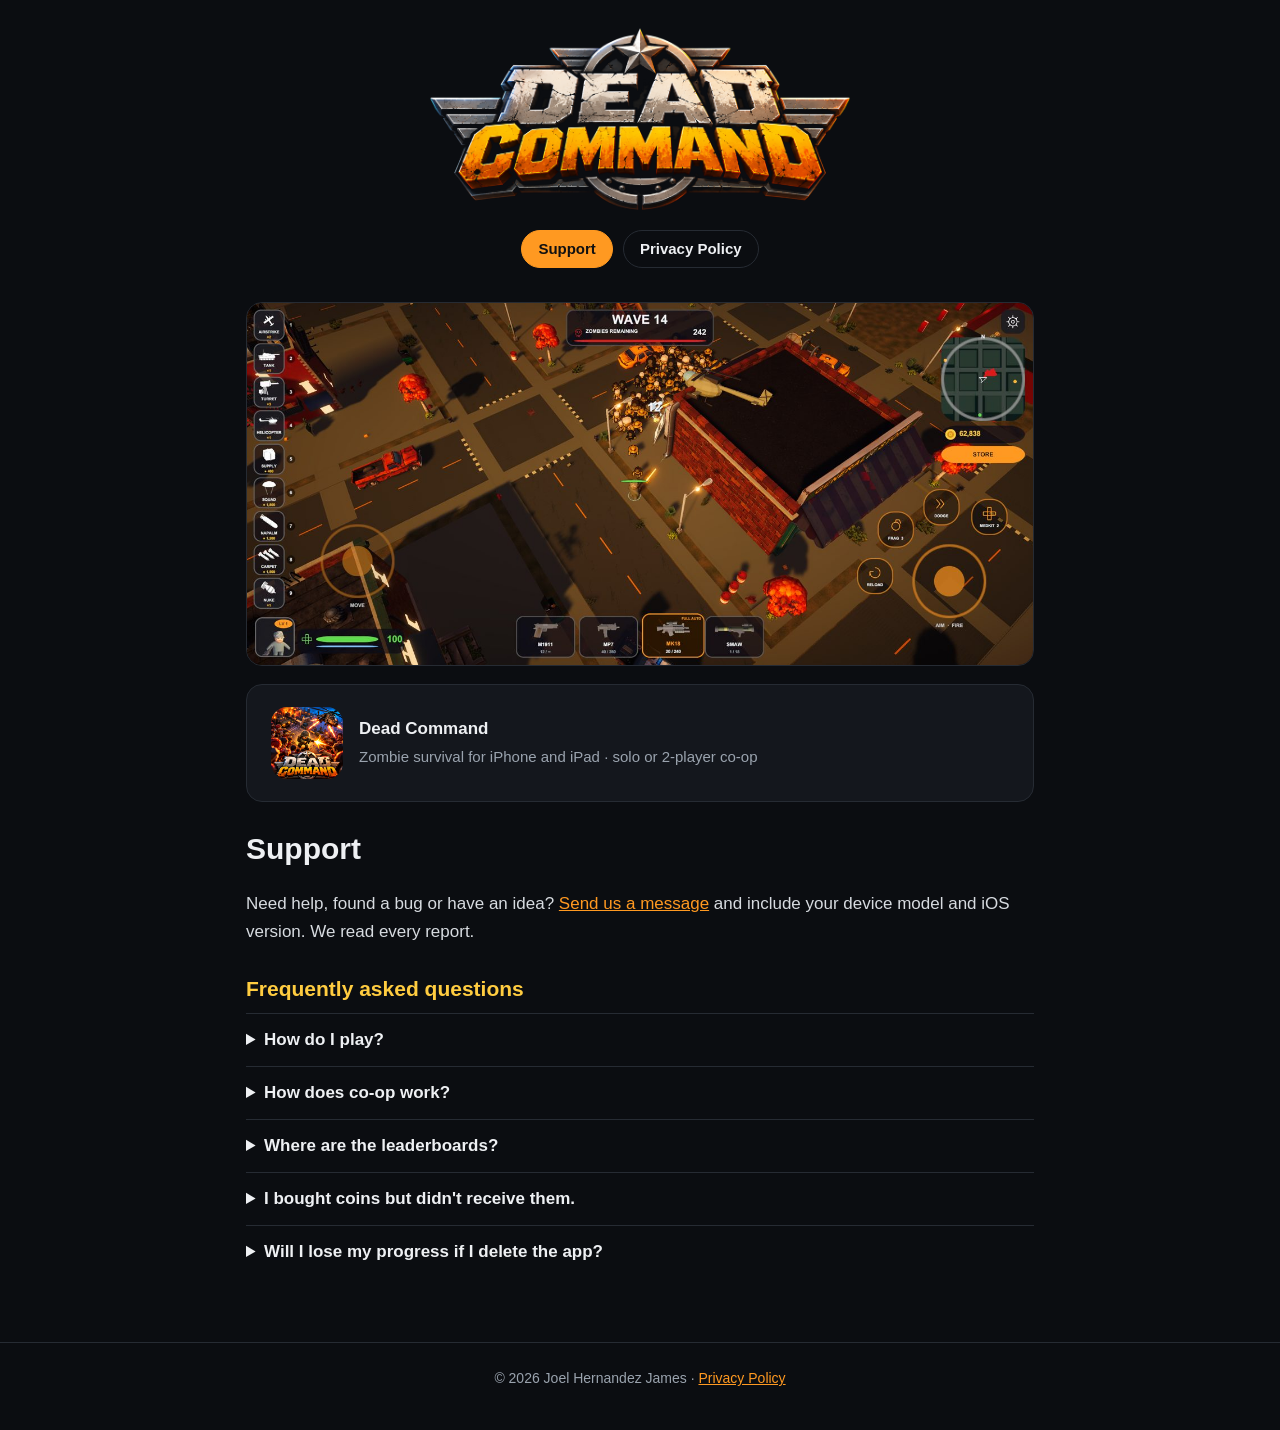
<file: index.html>
<!doctype html>
<html lang="en">
<head>
<meta charset="utf-8">
<meta name="viewport" content="width=device-width, initial-scale=1">
<title>Dead Command · Support</title>
<meta name="description" content="Dead Command: wave-based zombie survival with airstrikes, tanks, gunships and mini nukes. Help and support.">
<link rel="icon" href="assets/icon.png">
<link rel="stylesheet" href="style.css">
</head>
<body>
<header>
  <img class="logo" src="assets/logo.png" alt="Dead Command">
  <nav><a class="on" href="./">Support</a><a href="privacy.html">Privacy Policy</a></nav>
</header>
<main>
  <img class="hero" src="assets/hero.jpg" alt="A gunship circles over a horde of zombies while the player fights below">
  <div class="card app">
    <img src="assets/icon.png" alt="Dead Command app icon">
    <div><strong>Dead Command</strong><br><span class="muted">Zombie survival for iPhone and iPad · solo or 2-player co-op</span></div>
  </div>

  <h1>Support</h1>
  <p>Need help, found a bug or have an idea? <a href="https://github.com/JoelHJames1/deadcommand/issues/new">Send us a message</a> and include your device model and iOS version. We read every report.</p>

  <h2>Frequently asked questions</h2>
  <details><summary>How do I play?</summary><p>The left stick moves your soldier. Push the right stick toward the infected to aim and fire; the sights snap onto the closest target. Tap a weapon card to switch weapons. Backup calls (airstrike, tank, helicopter and more) sit down the left side of the screen.</p></details>
  <details><summary>How does co-op work?</summary><p>Tap CO-OP on the main menu. Host a squad and share the 6-letter code with a friend, enter a friend's code and tap JOIN, or use QUICK MATCH to team up with anyone online. Kills pay both players, and squad scores go on their own world ranking.</p></details>
  <details><summary>Where are the leaderboards?</summary><p>Tap WORLD RANKINGS on the main menu. You need to be signed in to Game Center (Settings › Game Center) for your scores to appear.</p></details>
  <details><summary>I bought coins but didn't receive them.</summary><p>Purchases are processed by Apple. Make sure you are online and restart the game. If the coins still don't appear, contact us with the date of the purchase; for refunds use <a href="https://reportaproblem.apple.com">reportaproblem.apple.com</a>.</p></details>
  <details><summary>Will I lose my progress if I delete the app?</summary><p>Yes. Coins, unlocks and outfits are stored on your device, so deleting the app removes them.</p></details>
</main>
<footer>© 2026 Joel Hernandez James · <a href="privacy.html">Privacy Policy</a></footer>
</body>
</html>
</file>
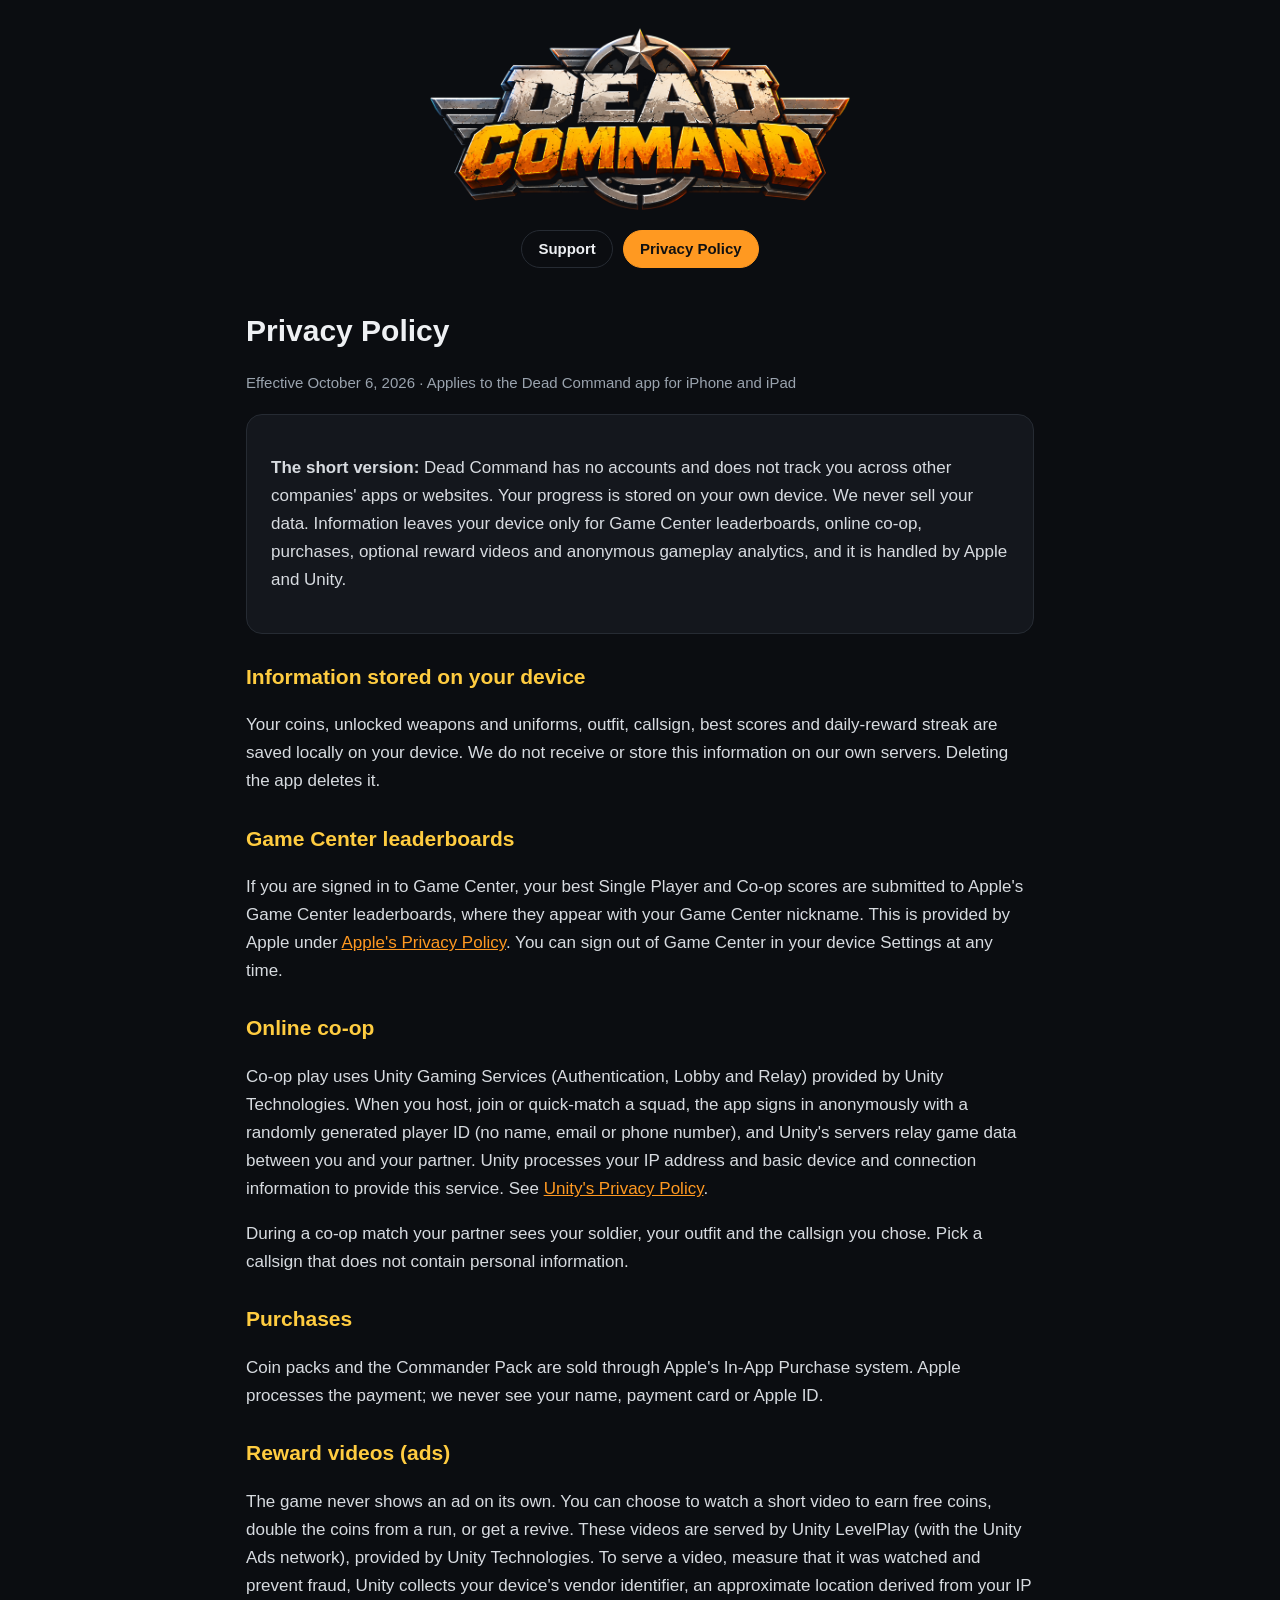
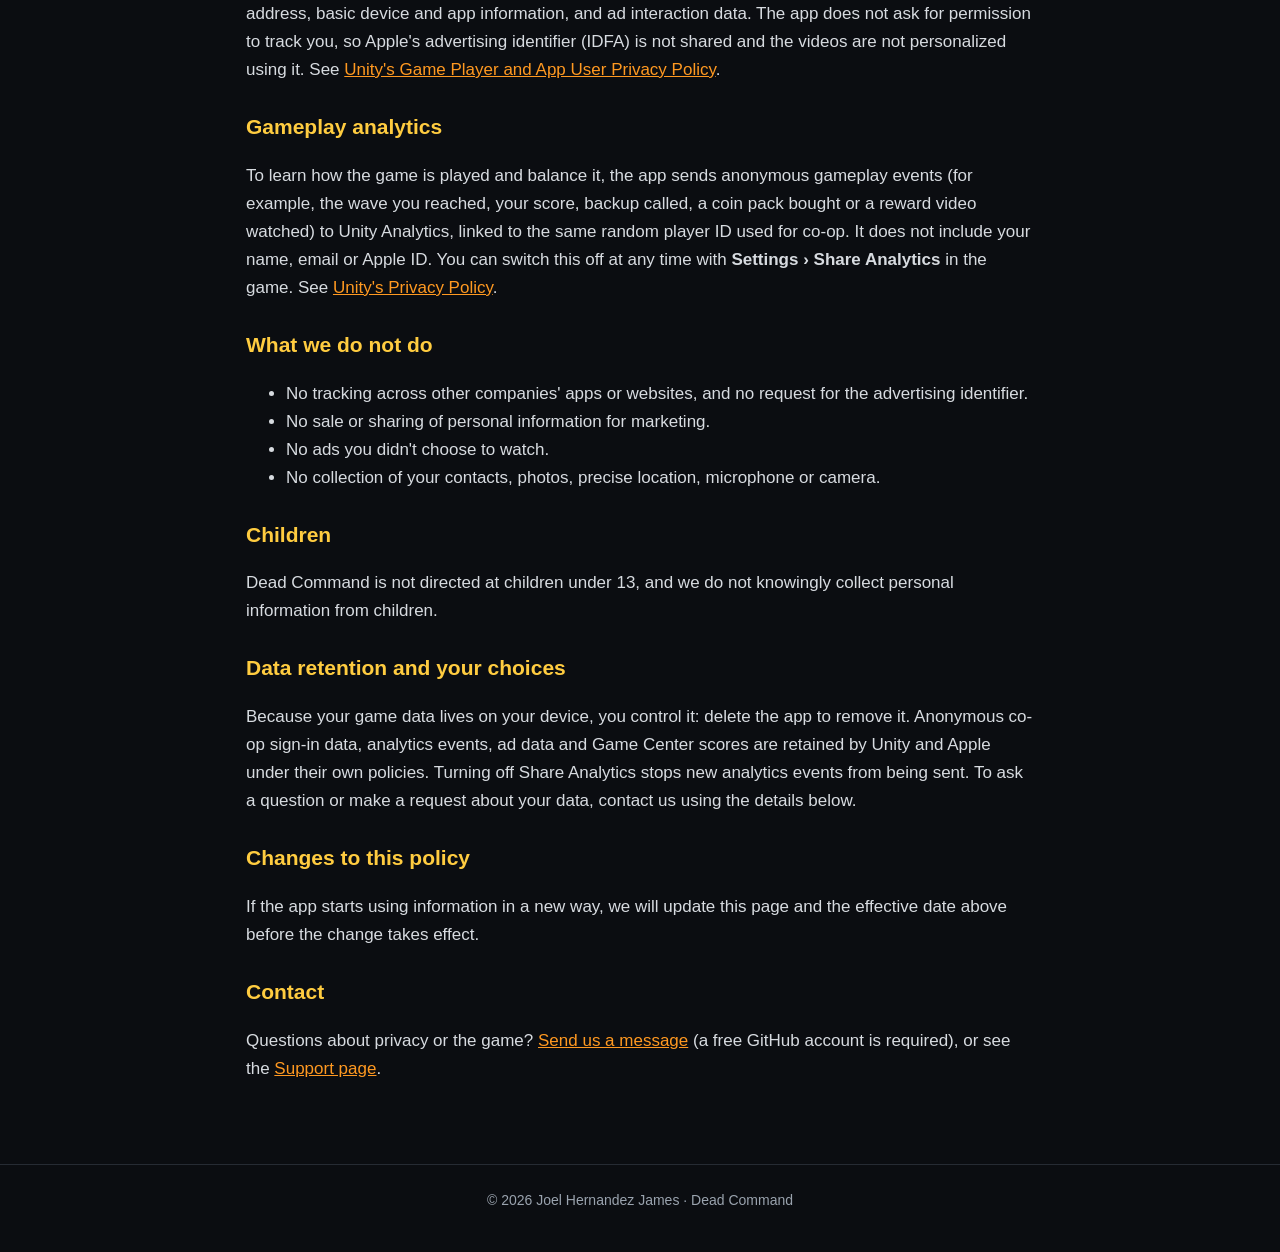
<file: privacy.html>
<!doctype html>
<html lang="en">
<head>
<meta charset="utf-8">
<meta name="viewport" content="width=device-width, initial-scale=1">
<title>Dead Command · Privacy Policy</title>
<link rel="icon" href="assets/icon.png">
<link rel="stylesheet" href="style.css">
</head>
<body>
<header>
  <a href="./"><img class="logo" src="assets/logo.png" alt="Dead Command"></a>
  <nav><a href="./">Support</a><a class="on" href="privacy.html">Privacy Policy</a></nav>
</header>
<main>
  <h1>Privacy Policy</h1>
  <p class="muted">Effective October 6, 2026 · Applies to the Dead Command app for iPhone and iPad</p>

  <div class="card">
    <p><strong>The short version:</strong> Dead Command has no accounts and does not track you across other companies' apps or websites. Your progress is stored on your own device. We never sell your data. Information leaves your device only for Game Center leaderboards, online co-op, purchases, optional reward videos and anonymous gameplay analytics, and it is handled by Apple and Unity.</p>
  </div>

  <h2>Information stored on your device</h2>
  <p>Your coins, unlocked weapons and uniforms, outfit, callsign, best scores and daily-reward streak are saved locally on your device. We do not receive or store this information on our own servers. Deleting the app deletes it.</p>

  <h2>Game Center leaderboards</h2>
  <p>If you are signed in to Game Center, your best Single Player and Co-op scores are submitted to Apple's Game Center leaderboards, where they appear with your Game Center nickname. This is provided by Apple under <a href="https://www.apple.com/legal/privacy/">Apple's Privacy Policy</a>. You can sign out of Game Center in your device Settings at any time.</p>

  <h2>Online co-op</h2>
  <p>Co-op play uses Unity Gaming Services (Authentication, Lobby and Relay) provided by Unity Technologies. When you host, join or quick-match a squad, the app signs in anonymously with a randomly generated player ID (no name, email or phone number), and Unity's servers relay game data between you and your partner. Unity processes your IP address and basic device and connection information to provide this service. See <a href="https://unity.com/legal/privacy-policy">Unity's Privacy Policy</a>.</p>
  <p>During a co-op match your partner sees your soldier, your outfit and the callsign you chose. Pick a callsign that does not contain personal information.</p>

  <h2>Purchases</h2>
  <p>Coin packs and the Commander Pack are sold through Apple's In-App Purchase system. Apple processes the payment; we never see your name, payment card or Apple ID.</p>

  <h2>Reward videos (ads)</h2>
  <p>The game never shows an ad on its own. You can choose to watch a short video to earn free coins, double the coins from a run, or get a revive. These videos are served by Unity LevelPlay (with the Unity Ads network), provided by Unity Technologies. To serve a video, measure that it was watched and prevent fraud, Unity collects your device's vendor identifier, an approximate location derived from your IP address, basic device and app information, and ad interaction data. The app does not ask for permission to track you, so Apple's advertising identifier (IDFA) is not shared and the videos are not personalized using it. See <a href="https://unity.com/legal/game-player-and-app-user-privacy-policy">Unity's Game Player and App User Privacy Policy</a>.</p>

  <h2>Gameplay analytics</h2>
  <p>To learn how the game is played and balance it, the app sends anonymous gameplay events (for example, the wave you reached, your score, backup called, a coin pack bought or a reward video watched) to Unity Analytics, linked to the same random player ID used for co-op. It does not include your name, email or Apple ID. You can switch this off at any time with <strong>Settings › Share Analytics</strong> in the game. See <a href="https://unity.com/legal/privacy-policy">Unity's Privacy Policy</a>.</p>

  <h2>What we do not do</h2>
  <ul>
    <li>No tracking across other companies' apps or websites, and no request for the advertising identifier.</li>
    <li>No sale or sharing of personal information for marketing.</li>
    <li>No ads you didn't choose to watch.</li>
    <li>No collection of your contacts, photos, precise location, microphone or camera.</li>
  </ul>

  <h2>Children</h2>
  <p>Dead Command is not directed at children under 13, and we do not knowingly collect personal information from children.</p>

  <h2>Data retention and your choices</h2>
  <p>Because your game data lives on your device, you control it: delete the app to remove it. Anonymous co-op sign-in data, analytics events, ad data and Game Center scores are retained by Unity and Apple under their own policies. Turning off Share Analytics stops new analytics events from being sent. To ask a question or make a request about your data, contact us using the details below.</p>

  <h2>Changes to this policy</h2>
  <p>If the app starts using information in a new way, we will update this page and the effective date above before the change takes effect.</p>

  <h2>Contact</h2>
  <p>Questions about privacy or the game? <a href="https://github.com/JoelHJames1/deadcommand/issues/new">Send us a message</a> (a free GitHub account is required), or see the <a href="./">Support page</a>.</p>
</main>
<footer>© 2026 Joel Hernandez James · Dead Command</footer>
</body>
</html>
</file>
<file: style.css>
:root { --bg: #0b0d11; --panel: #14171d; --line: #262b33; --text: #eef0f3; --muted: #9aa3ae; --accent: #ff9921; --gold: #ffcc40; }
* { box-sizing: border-box; }
body { margin: 0; background: var(--bg); color: var(--text); font: 17px/1.65 -apple-system, BlinkMacSystemFont, "Segoe UI", Roboto, Helvetica, Arial, sans-serif; }
a { color: var(--accent); }
header { text-align: center; padding: 28px 16px 8px; }
header img.logo { width: min(420px, 80vw); height: auto; }
nav { display: flex; gap: 10px; justify-content: center; flex-wrap: wrap; margin: 10px 0 0; }
nav a { color: var(--text); text-decoration: none; border: 1px solid var(--line); padding: 6px 16px; border-radius: 999px; font-weight: 600; font-size: 15px; }
nav a.on { background: var(--accent); color: #111; border-color: var(--accent); }
main { max-width: 820px; margin: 0 auto; padding: 8px 16px 64px; }
.hero { width: 100%; border-radius: 16px; border: 1px solid var(--line); margin: 18px 0 8px; display: block; }
.card { background: var(--panel); border: 1px solid var(--line); border-radius: 16px; padding: 22px 24px; margin: 18px 0; }
h1 { font-size: 30px; margin: 22px 0 4px; }
h2 { font-size: 21px; margin: 26px 0 6px; color: var(--gold); }
p, li { color: #d7dbe0; }
.muted { color: var(--muted); font-size: 15px; }
.app { display: flex; gap: 16px; align-items: center; }
.app img { width: 72px; height: 72px; border-radius: 16px; }
footer { text-align: center; color: var(--muted); font-size: 14px; padding: 24px 16px 40px; border-top: 1px solid var(--line); }
details { border-top: 1px solid var(--line); padding: 12px 0; }
details summary { cursor: pointer; font-weight: 600; }
</file>
